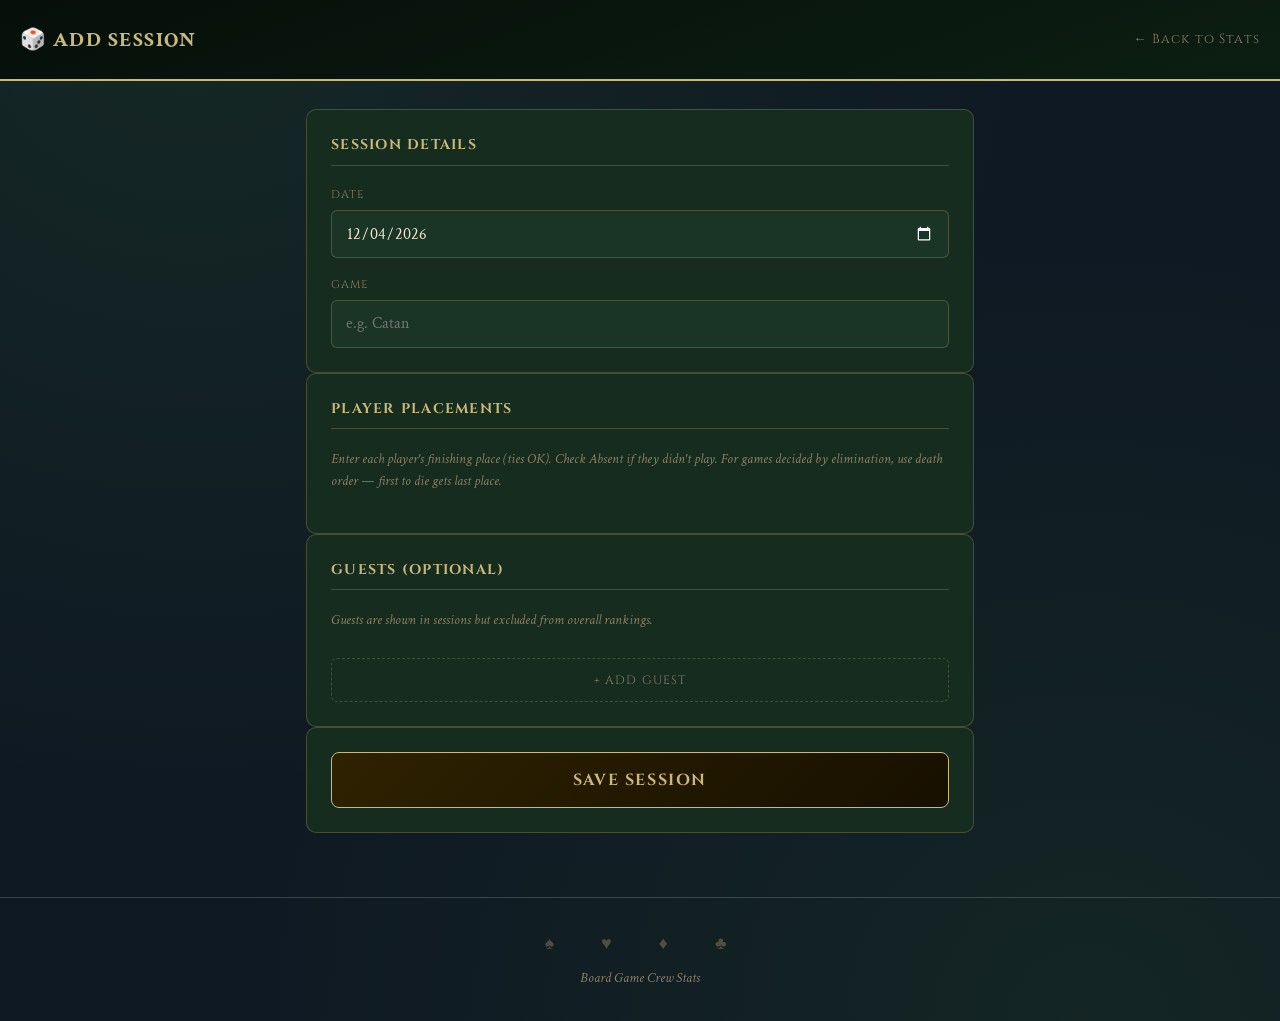
<file: admin.html>
<!DOCTYPE html>
<html lang="en">
<head>
  <meta charset="UTF-8">
  <meta name="viewport" content="width=device-width, initial-scale=1.0">
  <meta name="color-scheme" content="dark">
  <meta name="theme-color" content="#0f1923">
  <title>Admin — Board Game Crew Stats</title>
  <link rel="icon" href="data:image/svg+xml,<svg xmlns=%22http://www.w3.org/2000/svg%22 viewBox=%220 0 100 100%22><text y=%22.9em%22 font-size=%2290%22>🎲</text></svg>">
  <link rel="preconnect" href="https://fonts.googleapis.com">
  <link rel="preconnect" href="https://fonts.gstatic.com" crossorigin>
  <link href="https://fonts.googleapis.com/css2?family=Cinzel:wght@400;600;700;900&family=Crimson+Text:ital,wght@0,400;0,600;1,400&display=swap" rel="stylesheet">
  <link rel="stylesheet" href="css/style.css">
</head>
<body>

  <header class="admin-header">
    <div class="admin-title">🎲 Add Session</div>
    <a href="index.html" class="admin-home-link">← Back to Stats</a>
  </header>

  <main class="admin-main">

    <form id="session-form" novalidate>

      <!-- Session info -->
      <div class="admin-card">
        <div class="admin-card-title">Session Details</div>

        <div class="form-field">
          <label for="session-date">Date</label>
          <input type="date" id="session-date" class="form-input" required aria-required="true">
        </div>

        <div class="form-field">
          <label for="session-game">Game</label>
          <input
            type="text"
            id="session-game"
            class="form-input"
            placeholder="e.g. Catan"
            required
            aria-required="true"
            list="game-suggestions"
            autocomplete="off"
          >
          <datalist id="game-suggestions"></datalist>
        </div>
      </div>

      <!-- Player placements -->
      <div class="admin-card">
        <div class="admin-card-title">Player Placements</div>
        <p style="font-size:0.85rem;color:var(--muted);margin-bottom:1rem;font-style:italic;">
          Enter each player's finishing place (ties OK). Check Absent if they didn't play.
          For games decided by elimination, use death order — first to die gets last place.
        </p>
        <div id="player-rows"></div>
      </div>

      <!-- Guests -->
      <div class="admin-card">
        <div class="admin-card-title">Guests (optional)</div>
        <p style="font-size:0.85rem;color:var(--muted);margin-bottom:1rem;font-style:italic;">
          Guests are shown in sessions but excluded from overall rankings.
        </p>
        <div id="guest-entries" class="guest-entries"></div>
        <button type="button" id="btn-add-guest" class="btn-add-guest">+ Add Guest</button>
      </div>

      <!-- Submit -->
      <div class="admin-card">
        <button type="submit" id="btn-submit" class="btn-submit">Save Session</button>
        <div id="submit-status" class="status-msg" role="alert" aria-live="polite"></div>
      </div>

    </form>

  </main>

  <footer>
    <div class="footer-suits">♠ &nbsp; ♥ &nbsp; ♦ &nbsp; ♣</div>
    <p>Board Game Crew Stats</p>
  </footer>

  <script src="js/admin.js"></script>
</body>
</html>
</file>
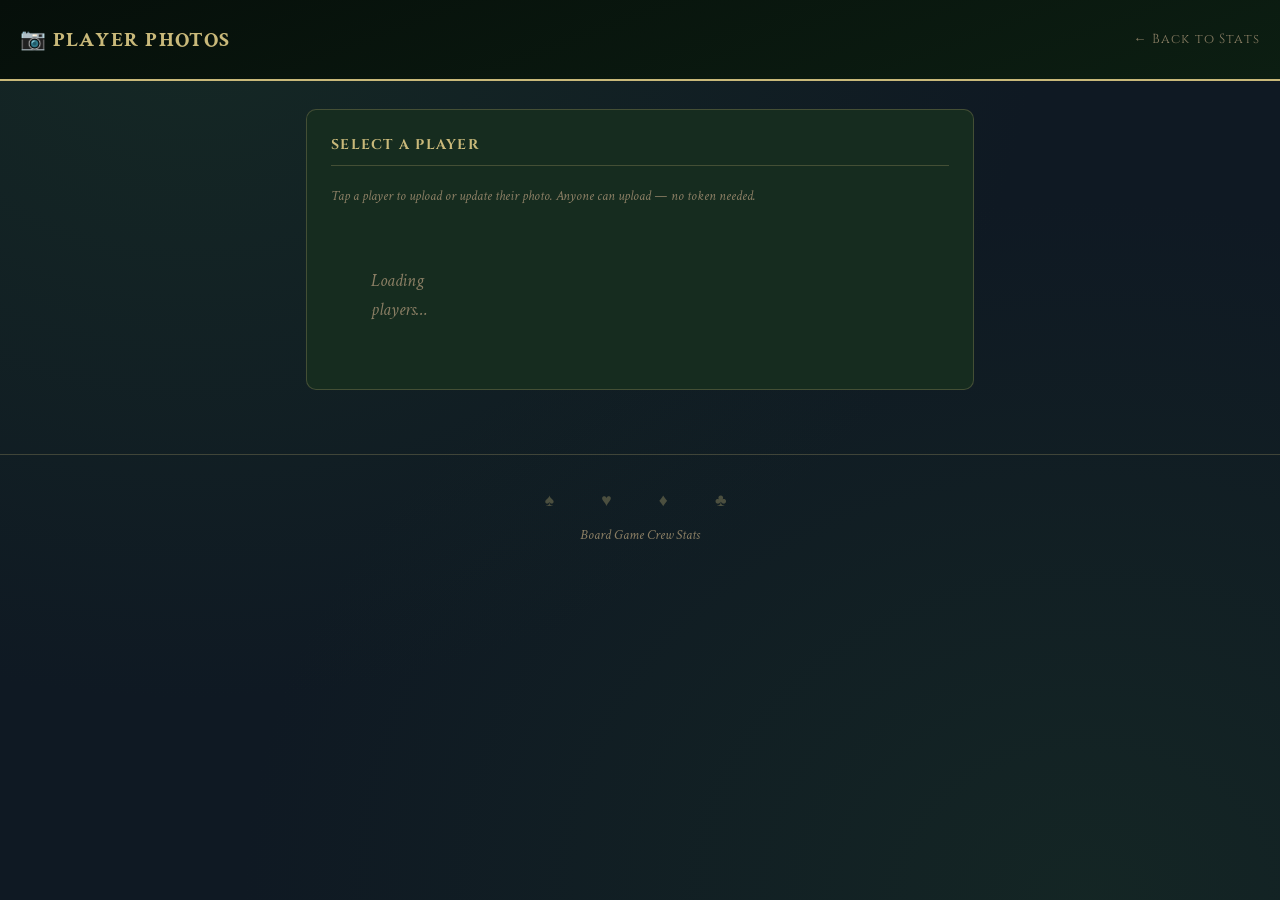
<file: photos.html>
<!DOCTYPE html>
<html lang="en">
<head>
  <meta charset="UTF-8">
  <meta name="viewport" content="width=device-width, initial-scale=1.0">
  <meta name="color-scheme" content="dark">
  <meta name="theme-color" content="#0f1923">
  <title>Player Photos — Board Game Crew Stats</title>
  <link rel="icon" href="data:image/svg+xml,<svg xmlns=%22http://www.w3.org/2000/svg%22 viewBox=%220 0 100 100%22><text y=%22.9em%22 font-size=%2290%22>🎲</text></svg>">
  <link rel="preconnect" href="https://fonts.googleapis.com">
  <link rel="preconnect" href="https://fonts.gstatic.com" crossorigin>
  <link href="https://fonts.googleapis.com/css2?family=Cinzel:wght@400;600;700;900&family=Crimson+Text:ital,wght@0,400;0,600;1,400&display=swap" rel="stylesheet">
  <link rel="stylesheet" href="css/style.css?v=20260523">
</head>
<body>

  <header class="admin-header">
    <div class="admin-title">📷 Player Photos</div>
    <a href="index.html" class="admin-home-link">← Back to Stats</a>
  </header>

  <main class="admin-main">

    <!-- Setup notice — shown if IMGBB_KEY is not configured -->
    <div id="setup-notice" class="admin-card" style="display:none">
      <div class="admin-card-title">⚙️ One-Time Setup Required</div>
      <p style="margin-bottom:1rem;line-height:1.8;">
        Photo uploading uses <strong style="color:var(--gold)">imgbb</strong> for free image hosting.
        A free API key is required — takes about 2 minutes to set up:
      </p>
      <ol style="padding-left:1.25rem;line-height:2;color:var(--muted);font-size:0.95rem;">
        <li>Go to <strong style="color:var(--text)">api.imgbb.com</strong> and create a free account</li>
        <li>Copy your API key from the dashboard</li>
        <li>Open <code style="background:rgba(255,255,255,0.07);padding:0.1rem 0.4rem;border-radius:3px">js/photos.js</code> and replace <code style="background:rgba(255,255,255,0.07);padding:0.1rem 0.4rem;border-radius:3px">YOUR_IMGBB_API_KEY</code> with your key</li>
        <li>Commit and push — done!</li>
      </ol>
    </div>

    <!-- Current photos grid -->
    <div class="admin-card">
      <div class="admin-card-title">Select a Player</div>
      <p style="font-size:0.85rem;color:var(--muted);font-style:italic;margin-bottom:1.25rem;">
        Tap a player to upload or update their photo. Anyone can upload — no token needed.
      </p>
      <div id="player-grid" class="photo-player-grid">
        <p class="empty-state">Loading players&hellip;</p>
      </div>
    </div>

    <!-- Upload card — hidden until player selected -->
    <div id="upload-card" class="admin-card" style="display:none">
      <div class="admin-card-title" id="upload-card-title">Upload Photo</div>

      <div class="photo-upload-area" id="upload-area" role="button" tabindex="0" aria-label="Choose photo">
        <div id="upload-placeholder" class="upload-placeholder">
          <span class="upload-icon">📁</span>
          <span>Tap to choose a photo</span>
          <span style="font-size:0.8rem;color:var(--muted)">JPG, PNG, GIF &mdash; max 5 MB</span>
        </div>
        <img id="upload-preview" class="upload-preview-img" style="display:none" alt="Preview">
        <input type="file" id="photo-input" accept="image/*" style="display:none" aria-label="Photo file">
      </div>

      <button type="button" id="btn-upload" class="btn-submit" style="margin-top:1rem" disabled>
        Upload &amp; Save Photo
      </button>
      <div id="upload-status" class="status-msg" role="alert" aria-live="polite"></div>
    </div>

  </main>

  <footer>
    <div class="footer-suits">♠ &nbsp; ♥ &nbsp; ♦ &nbsp; ♣</div>
    <p>Board Game Crew Stats</p>
  </footer>

  <script src="js/photos.js?v=20260523"></script>
</body>
</html>
</file>
<file: css/style.css>
/* ==========================================
   BASE
   ========================================== */
*, *::before, *::after { box-sizing: border-box; margin: 0; padding: 0; }

:root {
  --bg:        #0f1923;
  --surface:   #162c1f;
  --surface2:  #1a3526;
  --border:    rgba(201, 185, 122, 0.25);
  --gold:      #c9b97a;
  --text:      #f0e6d3;
  --muted:     #8a7e64;
  --guest:     #e8a95c;
  --success:   #4caf82;
  --error:     #e05454;
  --info:      #5b9bd5;
  --rank1:     #f0d060;
  --rank2:     #b8c0cc;
  --rank3:     #c4884a;
}

html { scroll-behavior: smooth; scroll-padding-top: 4rem; }

body {
  background-color: var(--bg);
  background-image:
    radial-gradient(ellipse at 15% 0%,   rgba(26,53,38,0.55) 0%, transparent 55%),
    radial-gradient(ellipse at 85% 100%, rgba(26,53,38,0.45) 0%, transparent 55%);
  color: var(--text);
  font-family: 'Crimson Text', Georgia, serif;
  font-size: 18px;
  line-height: 1.6;
  min-height: 100vh;
}

h1, h2, h3, .cinzel { font-family: 'Cinzel', 'Times New Roman', serif; }

/* ==========================================
   SITE HEADER
   ========================================== */
.site-header {
  background: linear-gradient(160deg, #060f0a 0%, #0c1e12 45%, #060f0a 100%);
  border-bottom: 2px solid var(--gold);
  padding: 1.75rem 1rem 2.25rem;
  text-align: center;
  position: relative;
  overflow: hidden;
}

.header-suits-top,
.header-suits-bottom {
  position: absolute;
  left: 50%;
  transform: translateX(-50%);
  font-size: 0.85rem;
  letter-spacing: 0.7rem;
  color: var(--gold);
  opacity: 0.28;
  white-space: nowrap;
}
.header-suits-top    { top: 0.5rem; }
.header-suits-bottom { bottom: 0.5rem; }

.header-trophy {
  font-size: 3.5rem;
  line-height: 1;
  margin-bottom: 0.5rem;
  filter: drop-shadow(0 0 18px rgba(240,208,96,0.55));
}

.site-header h1 {
  font-size: clamp(1.5rem, 5vw, 3rem);
  font-weight: 900;
  color: var(--gold);
  text-shadow: 0 0 28px rgba(201,185,122,0.4), 0 2px 6px rgba(0,0,0,0.9);
  letter-spacing: 0.05em;
  text-transform: uppercase;
  line-height: 1.1;
}

.header-sub {
  margin-top: 0.5rem;
  font-style: italic;
  color: var(--muted);
  font-size: 0.98rem;
  letter-spacing: 0.12em;
}

/* ==========================================
   NAV
   ========================================== */
.site-nav {
  background: #080f0b;
  border-bottom: 1px solid var(--border);
  display: flex;
  justify-content: center;
  flex-wrap: wrap;
  position: sticky;
  top: 0;
  z-index: 200;
}

.site-nav a {
  color: var(--muted);
  text-decoration: none;
  font-family: 'Cinzel', serif;
  font-size: 0.75rem;
  letter-spacing: 0.14em;
  text-transform: uppercase;
  padding: 0.9rem 1.1rem;
  display: block;
  border-bottom: 2px solid transparent;
  transition: color 0.2s, border-color 0.2s, background 0.2s;
  min-height: 44px;
}

.site-nav a:hover {
  color: var(--gold);
  border-bottom-color: var(--gold);
  background: rgba(201,185,122,0.05);
}

/* ==========================================
   MAIN LAYOUT
   ========================================== */
main {
  max-width: 1100px;
  margin: 0 auto;
  padding: 2rem 1rem 4rem;
  display: flex;
  flex-direction: column;
  gap: 2.5rem;
}

/* ==========================================
   SECTION CARD
   ========================================== */
.section-card {
  background: var(--surface);
  border: 1px solid var(--border);
  border-radius: 10px;
  padding: 2rem 2rem 2.5rem;
  position: relative;
}


.section-title {
  font-size: clamp(1.05rem, 2.5vw, 1.55rem);
  font-weight: 700;
  color: var(--gold);
  text-transform: uppercase;
  letter-spacing: 0.09em;
  text-align: center;
  margin-bottom: 0.35rem;
}

.section-title::after {
  content: '';
  display: block;
  height: 1px;
  background: linear-gradient(90deg, transparent, var(--gold), transparent);
  margin-top: 0.5rem;
  opacity: 0.4;
}

.section-desc {
  text-align: center;
  color: var(--muted);
  font-style: italic;
  font-size: 0.92rem;
  margin-top: 0.3rem;
  margin-bottom: 2rem;
}

/* ==========================================
   PODIUM
   ========================================== */
.podium-wrap {
  display: flex;
  align-items: flex-end;
  justify-content: center;
  gap: 6px;
  padding-top: 2rem;
  min-height: 270px;
}

.podium-item {
  flex: 1;
  max-width: 210px;
  display: flex;
  flex-direction: column;
  align-items: center;
}

.podium-info {
  display: flex;
  flex-direction: column;
  align-items: center;
  gap: 0.45rem;
  margin-bottom: 0.75rem;
  animation: fadeUp 0.5s ease both;
}

.podium-rank-2 .podium-info { animation-delay: 0.05s; }
.podium-rank-1 .podium-info { animation-delay: 0.2s;  }
.podium-rank-3 .podium-info { animation-delay: 0.1s;  }

@keyframes fadeUp {
  from { opacity: 0; transform: translateY(18px); }
  to   { opacity: 1; transform: translateY(0); }
}

.podium-player-name {
  font-family: 'Cinzel', serif;
  font-weight: 600;
  font-size: 0.98rem;
  color: var(--text);
  text-align: center;
}

.podium-rank-1 .podium-player-name {
  font-size: 1.15rem;
  color: var(--rank1);
}

.podium-avatar {
  width: 68px;
  height: 68px;
  border-radius: 50%;
  overflow: hidden;
  border: 3px solid var(--border);
  background: var(--surface2);
  display: flex;
  align-items: center;
  justify-content: center;
  font-family: 'Cinzel', serif;
  font-size: 1.6rem;
  font-weight: 700;
  flex-shrink: 0;
}

.podium-rank-1 .podium-avatar {
  width: 84px;
  height: 84px;
  font-size: 2rem;
  box-shadow: 0 0 20px rgba(240,208,96,0.28);
}

.podium-rank-2 .podium-avatar { border-color: var(--rank2); }
.podium-rank-3 .podium-avatar { border-color: var(--rank3); }
.podium-rank-1 .podium-avatar { border-color: var(--rank1); }

.podium-avatar img { width: 100%; height: 100%; object-fit: cover; }

.podium-avg {
  font-size: 0.8rem;
  color: var(--muted);
  font-style: italic;
}
.podium-rank-1 .podium-avg { color: var(--gold); }

.podium-block {
  width: 100%;
  border-radius: 6px 6px 0 0;
  display: flex;
  flex-direction: column;
  align-items: center;
  justify-content: center;
  gap: 4px;
  padding: 0.5rem 0.25rem;
}

.podium-rank-1 .podium-block {
  background: linear-gradient(180deg, #2e2200 0%, #181000 100%);
  border: 1px solid var(--rank1);
  border-bottom: none;
}
.podium-rank-2 .podium-block {
  background: linear-gradient(180deg, #1e2430 0%, #111820 100%);
  border: 1px solid var(--rank2);
  border-bottom: none;
}
.podium-rank-3 .podium-block {
  background: linear-gradient(180deg, #261600 0%, #150c00 100%);
  border: 1px solid var(--rank3);
  border-bottom: none;
}

.podium-medal { font-size: 1.5rem; }

.podium-num {
  font-family: 'Cinzel', serif;
  font-weight: 900;
  font-size: 1rem;
}
.podium-rank-1 .podium-num { color: var(--rank1); }
.podium-rank-2 .podium-num { color: var(--rank2); }
.podium-rank-3 .podium-num { color: var(--rank3); }

/* ==========================================
   RANKINGS TABLE
   ========================================== */
.table-scroll { overflow-x: auto; margin-top: 0.5rem; }

.rankings-table {
  width: 100%;
  border-collapse: collapse;
  font-size: 1rem;
}

.rankings-table th {
  font-family: 'Cinzel', serif;
  font-size: 0.7rem;
  text-transform: uppercase;
  letter-spacing: 0.1em;
  color: var(--gold);
  padding: 0.6rem 1rem;
  text-align: left;
  border-bottom: 1px solid var(--border);
  white-space: nowrap;
}

.rankings-table td {
  padding: 0.7rem 1rem;
  border-bottom: 1px solid rgba(201,185,122,0.08);
  white-space: nowrap;
}

.rank-row:last-child td { border-bottom: none; }
.rank-row:hover { background: rgba(201,185,122,0.04); }

.rank-tier-1 { background: rgba(240,208,96,0.05); }
.rank-tier-2 { background: rgba(184,192,204,0.03); }
.rank-tier-3 { background: rgba(196,136,74,0.04); }

.td-rank { font-size: 1.2rem; min-width: 48px; }

.td-player {
  display: flex;
  align-items: center;
  gap: 0.6rem;
  font-weight: 600;
}

.player-dot {
  width: 10px;
  height: 10px;
  border-radius: 50%;
  display: inline-block;
  flex-shrink: 0;
}

.td-avg    { font-family: 'Cinzel', serif; color: var(--gold); font-weight: 600; }
.td-firsts { color: #6ec99a; font-family: 'Cinzel', serif; }
.td-lasts  { color: #c97070; font-family: 'Cinzel', serif; }

/* Sortable headers */
th.sortable {
  cursor: pointer;
  user-select: none;
  white-space: nowrap;
  transition: color 0.15s;
}
th.sortable:hover { color: var(--text); }
th.sortable::after { content: ' ⇅'; opacity: 0.3; font-size: 0.8em; }
th.sort-asc::after  { content: ' ↑'; opacity: 1; color: var(--gold); }
th.sort-desc::after { content: ' ↓'; opacity: 1; color: var(--gold); }

/* Podium name+avatar link */
.podium-link {
  display: flex;
  flex-direction: column;
  align-items: center;
  gap: 0.45rem;
  text-decoration: none;
  color: inherit;
  cursor: pointer;
}
.podium-link:hover .podium-player-name { color: var(--gold); }
.podium-link:hover .podium-avatar { box-shadow: 0 0 10px rgba(201,185,122,0.4); }

.podium-item-tied { max-width: 320px; }

.podium-info-tied {
  flex-direction: row;
  flex-wrap: wrap;
  justify-content: center;
  gap: 0.75rem;
}

.podium-tied-player {
  display: flex;
  flex-direction: column;
  align-items: center;
  gap: 0.45rem;
}

/* Player name link in rankings */
.player-photo-link {
  color: inherit;
  text-decoration: none;
  transition: color 0.15s;
}
.player-photo-link:hover { color: var(--gold); text-decoration: underline; text-underline-offset: 3px; }

/* Chart pan controls */
.chart-pan-controls {
  display: flex;
  align-items: center;
  justify-content: center;
  gap: 0.75rem;
  margin-top: 0.75rem;
}

.chart-arrow {
  background: rgba(201,185,122,0.08);
  border: 1px solid rgba(201,185,122,0.25);
  color: var(--gold);
  font-size: 1.6rem;
  line-height: 1;
  width: 36px;
  height: 36px;
  border-radius: 6px;
  cursor: pointer;
  display: flex;
  align-items: center;
  justify-content: center;
  transition: opacity 0.25s, background 0.2s;
  padding: 0;
  flex-shrink: 0;
  user-select: none;
}
.chart-arrow:not(:disabled):hover { background: rgba(201,185,122,0.22); }
.chart-arrow:disabled { cursor: default; }

.chart-pan-hint {
  text-align: center;
  font-size: 0.8rem;
  color: var(--muted);
  font-style: italic;
  margin: 0;
  flex: 1;
}

/* ==========================================
   CHART
   ========================================== */
.chart-wrap { position: relative; padding: 0.5rem 0; height: 420px; }

@media (max-width: 600px) {
  .chart-wrap { height: 360px; }
}

/* Sessions section header row */
.section-title-row {
  display: flex;
  align-items: center;
  justify-content: space-between;
  margin-bottom: 0.35rem;
  padding-bottom: 0.5rem;
  border-bottom: 1px solid rgba(201,185,122,0.18);
}

.section-title-row .section-title {
  margin-bottom: 0;
}
.section-title-row .section-title::after { display: none; }

.btn-add-session {
  flex-shrink: 0;
  width: 32px;
  height: 32px;
  border-radius: 50%;
  border: 1.5px solid rgba(201,185,122,0.5);
  color: var(--gold);
  text-decoration: none;
  font-size: 1.4rem;
  line-height: 1;
  display: flex;
  align-items: center;
  justify-content: center;
  transition: background 0.2s, border-color 0.2s;
}
.btn-add-session:hover {
  background: rgba(201,185,122,0.1);
  border-color: var(--gold);
}

/* Edit button on session cards */
.btn-edit-session {
  font-family: 'Cinzel', serif;
  font-size: 0.62rem;
  text-transform: uppercase;
  letter-spacing: 0.08em;
  color: var(--muted);
  text-decoration: none;
  border: 1px solid var(--border);
  border-radius: 4px;
  padding: 0.28rem 0.6rem;
  white-space: nowrap;
  transition: color 0.2s, border-color 0.2s;
  flex-shrink: 0;
  align-self: flex-start;
}
.btn-edit-session:hover { color: var(--gold); border-color: rgba(201,185,122,0.5); }

/* ==========================================
   SESSIONS GRID
   ========================================== */
.sessions-grid {
  display: grid;
  grid-template-columns: repeat(auto-fill, minmax(290px, 1fr));
  gap: 1.25rem;
  margin-top: 0.5rem;
}

.session-card {
  position: relative;
  background: rgba(0,0,0,0.22);
  border: 1px solid var(--border);
  border-radius: 8px;
  overflow: hidden;
  transition: border-color 0.2s;
}

.session-card::before {
  content: '';
  position: absolute;
  inset: 0;
  background: var(--game-bg) center / cover no-repeat;
  opacity: 0.07;
  pointer-events: none;
  border-radius: inherit;
}

.session-game-thumb {
  width: 52px;
  height: 52px;
  object-fit: cover;
  border-radius: 5px;
  border: 1px solid rgba(201,185,122,0.25);
  flex-shrink: 0;
  margin-right: 0.4rem;
}

.session-card:hover { border-color: rgba(201,185,122,0.5); }

.session-head {
  background: rgba(201,185,122,0.07);
  padding: 0.8rem;
  border-bottom: 1px solid var(--border);
  display: flex;
  align-items: center;
  justify-content: space-between;
  gap: 0.75rem;
}

.session-game {
  font-family: 'Cinzel', serif;
  font-weight: 600;
  color: var(--gold);
  font-size: 1rem;
  display: flex;
  align-items: center;
  gap: 0.4rem;
}

.session-date {
  font-size: 0.8rem;
  color: var(--muted);
  font-style: italic;
  margin-top: 0.2rem;
}

.session-table {
  width: 100%;
  border-collapse: collapse;
}

.session-table td {
  padding: 0.52rem 1.1rem;
  border-bottom: 1px solid rgba(201,185,122,0.05);
}

.session-table tr:last-child td { border-bottom: none; }

.td-place { font-size: 1rem; width: 48px; }

.td-name {
  display: flex;
  align-items: center;
  gap: 0.5rem;
}

.guest-row td  { color: var(--guest); font-style: italic; }
.absent-row td { color: var(--muted); opacity: 0.5; font-style: italic; }

.guest-badge {
  font-family: 'Cinzel', serif;
  font-size: 0.58rem;
  font-weight: 600;
  letter-spacing: 0.06em;
  border: 1px solid rgba(232,169,92,0.45);
  color: var(--guest);
  padding: 0.1rem 0.35rem;
  border-radius: 3px;
  text-transform: uppercase;
  flex-shrink: 0;
}

/* ==========================================
   FOOTER
   ========================================== */
footer {
  text-align: center;
  padding: 2rem 1rem;
  color: var(--muted);
  font-style: italic;
  font-size: 0.9rem;
  border-top: 1px solid var(--border);
}

.footer-suits {
  font-size: 1.1rem;
  color: var(--gold);
  opacity: 0.32;
  letter-spacing: 0.55rem;
  margin-bottom: 0.5rem;
}

.bgg-attribution {
  display: inline-block;
  margin-top: 1rem;
  opacity: 0.7;
  transition: opacity 0.15s;
}

.bgg-attribution:hover { opacity: 1; }

.bgg-attribution img {
  height: 40px;
  width: auto;
  display: block;
}

/* ==========================================
   ADMIN — HEADER
   ========================================== */
.local-env-banner {
  background: rgba(240, 180, 50, 0.12);
  border: 1px solid rgba(240, 180, 50, 0.4);
  border-radius: 6px;
  color: #f0b432;
  font-size: 0.8rem;
  font-family: 'Cinzel', serif;
  letter-spacing: 0.05em;
  padding: 0.5rem 0.9rem;
  margin-bottom: 1rem;
  text-align: center;
}

.admin-header {
  background: linear-gradient(160deg, #060f0a 0%, #0c1e12 100%);
  border-bottom: 2px solid var(--gold);
  padding: 1.1rem 1.25rem;
  display: flex;
  align-items: center;
  justify-content: space-between;
  gap: 1rem;
  flex-wrap: wrap;
}

.admin-title {
  font-size: clamp(0.95rem, 3vw, 1.3rem);
  color: var(--gold);
  font-weight: 700;
  text-transform: uppercase;
  letter-spacing: 0.07em;
  display: flex;
  align-items: center;
  gap: 0.5rem;
}

.admin-home-link {
  color: var(--muted);
  text-decoration: none;
  font-size: 0.82rem;
  font-family: 'Cinzel', serif;
  letter-spacing: 0.09em;
  transition: color 0.2s;
  display: flex;
  align-items: center;
  gap: 0.3rem;
  min-height: 44px;
}
.admin-home-link:hover { color: var(--gold); }

/* ==========================================
   ADMIN — AUTH BAR
   ========================================== */
.auth-bar {
  background: var(--surface);
  border-bottom: 1px solid var(--border);
  padding: 0.7rem 1.25rem;
  display: flex;
  align-items: center;
  gap: 0.75rem;
  flex-wrap: wrap;
  font-size: 0.88rem;
  min-height: 54px;
}

.auth-label {
  color: var(--muted);
  font-family: 'Cinzel', serif;
  font-size: 0.7rem;
  text-transform: uppercase;
  letter-spacing: 0.09em;
  white-space: nowrap;
}

.connected-status {
  color: var(--success);
  font-weight: 600;
  font-family: 'Cinzel', serif;
  font-size: 0.82rem;
  display: flex;
  align-items: center;
  gap: 0.5rem;
}

.btn-link {
  background: none;
  border: none;
  color: var(--muted);
  cursor: pointer;
  font-size: 0.85rem;
  text-decoration: underline;
  padding: 0;
  font-family: inherit;
  transition: color 0.2s;
}
.btn-link:hover { color: var(--error); }

.pat-input-wrap {
  display: flex;
  align-items: center;
  gap: 0.5rem;
  flex: 1;
  flex-wrap: wrap;
}

.pat-input {
  flex: 1;
  min-width: 180px;
  background: var(--surface2);
  border: 1px solid var(--border);
  border-radius: 6px;
  color: var(--text);
  font-family: monospace;
  font-size: 0.88rem;
  padding: 0.5rem 0.8rem;
  min-height: 44px;
}
.pat-input:focus { outline: none; border-color: var(--gold); }

.btn-save-pat {
  background: none;
  border: 1px solid var(--gold);
  border-radius: 6px;
  color: var(--gold);
  cursor: pointer;
  font-family: 'Cinzel', serif;
  font-size: 0.72rem;
  letter-spacing: 0.08em;
  text-transform: uppercase;
  padding: 0.5rem 1rem;
  min-height: 44px;
  white-space: nowrap;
  transition: background 0.2s;
}
.btn-save-pat:hover { background: rgba(201,185,122,0.08); }

/* ==========================================
   ADMIN — MAIN FORM
   ========================================== */
.admin-main {
  max-width: 700px;
  margin: 0 auto;
  padding: 1.75rem 1rem 4rem;
  display: flex;
  flex-direction: column;
  gap: 1.5rem;
}

.admin-card {
  background: var(--surface);
  border: 1px solid var(--border);
  border-radius: 10px;
  padding: 1.5rem;
}

.admin-card-title {
  font-family: 'Cinzel', serif;
  font-size: 0.88rem;
  color: var(--gold);
  font-weight: 700;
  text-transform: uppercase;
  letter-spacing: 0.09em;
  margin-bottom: 1.25rem;
  padding-bottom: 0.5rem;
  border-bottom: 1px solid var(--border);
}

.form-field { margin-bottom: 1.1rem; }
.form-field:last-child { margin-bottom: 0; }

.form-field label {
  display: block;
  font-family: 'Cinzel', serif;
  font-size: 0.7rem;
  text-transform: uppercase;
  letter-spacing: 0.1em;
  color: var(--muted);
  margin-bottom: 0.4rem;
}

.form-input {
  width: 100%;
  background: var(--surface2);
  border: 1px solid var(--border);
  border-radius: 6px;
  color: var(--text);
  font-family: inherit;
  font-size: 1rem;
  padding: 0.65rem 0.9rem;
  min-height: 48px;
  transition: border-color 0.2s;
  -webkit-appearance: none;
}
.form-input:focus { outline: none; border-color: var(--gold); }

/* BGG game search */
.bgg-game-field {
  position: relative;
}

.bgg-dropdown {
  position: absolute;
  top: calc(100% + 4px);
  left: 0;
  right: 0;
  z-index: 200;
  background: var(--surface2);
  border: 1px solid var(--border);
  border-radius: 6px;
  overflow-y: auto;
  max-height: 280px;
  box-shadow: 0 8px 24px rgba(0,0,0,0.5);
}

.bgg-result {
  padding: 0.55rem 0.9rem;
  cursor: pointer;
  display: flex;
  align-items: baseline;
  gap: 0.5rem;
  border-bottom: 1px solid rgba(201,185,122,0.08);
}
.bgg-result:last-child { border-bottom: none; }
.bgg-result:hover { background: rgba(201,185,122,0.1); }

.bgg-result-name {
  font-family: 'Cinzel', serif;
  font-size: 0.85rem;
  color: var(--text);
}

.bgg-year {
  font-size: 0.78rem;
  color: var(--muted);
  font-style: italic;
  flex-shrink: 0;
}

.game-image-preview {
  display: flex;
  align-items: center;
  gap: 0.75rem;
  margin-top: 0.6rem;
}
.game-image-preview[hidden] { display: none; }

.game-image-preview img {
  width: 56px;
  height: 56px;
  object-fit: cover;
  border-radius: 5px;
  border: 1px solid var(--border);
}

.btn-clear-image {
  background: none;
  border: 1px solid rgba(201,185,122,0.3);
  color: var(--muted);
  border-radius: 50%;
  width: 24px;
  height: 24px;
  font-size: 0.8rem;
  cursor: pointer;
  display: flex;
  align-items: center;
  justify-content: center;
  transition: border-color 0.2s, color 0.2s;
}
.btn-clear-image:hover { border-color: var(--gold); color: var(--gold); }

/* Player placement rows */
.player-placement-row {
  display: flex;
  align-items: center;
  gap: 0.75rem;
  padding: 0.65rem 0;
  border-bottom: 1px solid rgba(201,185,122,0.07);
}
.player-placement-row:last-child { border-bottom: none; }

.player-placement-name {
  flex: 1;
  display: flex;
  align-items: center;
  gap: 0.5rem;
  font-weight: 600;
  font-size: 0.98rem;
}

.place-input {
  width: 68px;
  background: var(--surface2);
  border: 1px solid var(--border);
  border-radius: 6px;
  color: var(--text);
  font-family: 'Cinzel', serif;
  font-size: 1rem;
  padding: 0.5rem;
  min-height: 44px;
  text-align: center;
  -webkit-appearance: none;
  -moz-appearance: textfield;
  transition: border-color 0.2s;
}
.place-input::-webkit-inner-spin-button,
.place-input::-webkit-outer-spin-button { opacity: 1; }
.place-input:focus { outline: none; border-color: var(--gold); }
.place-input:disabled { opacity: 0.3; }

.absent-label {
  display: flex;
  align-items: center;
  gap: 0.4rem;
  font-size: 0.82rem;
  color: var(--muted);
  cursor: pointer;
  white-space: nowrap;
  min-height: 44px;
  user-select: none;
}
.absent-label input[type="checkbox"] {
  width: 18px;
  height: 18px;
  cursor: pointer;
  accent-color: var(--gold);
}

/* Guests */
.guest-entries { display: flex; flex-direction: column; gap: 0.6rem; }

.guest-entry {
  display: flex;
  align-items: center;
  gap: 0.6rem;
}

.guest-name-input {
  flex: 1;
  background: var(--surface2);
  border: 1px solid var(--border);
  border-radius: 6px;
  color: var(--text);
  font-family: inherit;
  font-size: 0.95rem;
  padding: 0.55rem 0.8rem;
  min-height: 44px;
  transition: border-color 0.2s;
}
.guest-name-input:focus { outline: none; border-color: var(--gold); }

.guest-place-input {
  width: 68px;
  background: var(--surface2);
  border: 1px solid var(--border);
  border-radius: 6px;
  color: var(--text);
  font-family: 'Cinzel', serif;
  font-size: 1rem;
  padding: 0.5rem;
  min-height: 44px;
  text-align: center;
  -webkit-appearance: none;
  -moz-appearance: textfield;
  transition: border-color 0.2s;
}
.guest-place-input:focus { outline: none; border-color: var(--gold); }

.btn-remove-guest {
  background: none;
  border: 1px solid rgba(224,84,84,0.38);
  border-radius: 6px;
  color: var(--error);
  cursor: pointer;
  width: 44px;
  height: 44px;
  font-size: 1.1rem;
  display: flex;
  align-items: center;
  justify-content: center;
  flex-shrink: 0;
  transition: background 0.2s;
}
.btn-remove-guest:hover { background: rgba(224,84,84,0.1); }

.btn-add-guest {
  width: 100%;
  background: none;
  border: 1px dashed var(--border);
  border-radius: 6px;
  color: var(--muted);
  cursor: pointer;
  padding: 0.6rem;
  font-family: 'Cinzel', serif;
  font-size: 0.75rem;
  letter-spacing: 0.09em;
  text-transform: uppercase;
  min-height: 44px;
  transition: color 0.2s, border-color 0.2s;
  margin-top: 0.6rem;
}
.btn-add-guest:hover { color: var(--gold); border-color: var(--gold); }

/* Submit */
.btn-submit {
  width: 100%;
  background: linear-gradient(135deg, #2e2200 0%, #181000 100%);
  border: 1px solid var(--gold);
  border-radius: 8px;
  color: var(--gold);
  cursor: pointer;
  font-family: 'Cinzel', serif;
  font-size: 1rem;
  font-weight: 700;
  letter-spacing: 0.1em;
  text-transform: uppercase;
  padding: 0.9rem;
  min-height: 56px;
  transition: background 0.2s, box-shadow 0.2s;
}
.btn-submit:hover:not(:disabled) {
  background: linear-gradient(135deg, #3d2f00 0%, #241800 100%);
  box-shadow: 0 0 14px rgba(201,185,122,0.22);
}
.btn-submit:disabled { opacity: 0.45; cursor: not-allowed; }

.status-msg {
  margin-top: 0.75rem;
  padding: 0.65rem 0.9rem;
  border-radius: 6px;
  font-size: 0.9rem;
  min-height: 2.4rem;
  display: none;
}
.status-msg.visible { display: block; }
.status-success { background: rgba(76,175,130,0.12); color: var(--success); border: 1px solid rgba(76,175,130,0.3); }
.status-error   { background: rgba(224,84,84,0.1);   color: var(--error);   border: 1px solid rgba(224,84,84,0.3); }
.status-info    { background: rgba(91,155,213,0.1);  color: var(--info);    border: 1px solid rgba(91,155,213,0.3); }

/* Delete section */
.delete-card {
  border-color: rgba(224,84,84,0.25);
}

.btn-delete {
  width: 100%;
  background: none;
  border: 1px solid rgba(224,84,84,0.4);
  border-radius: 8px;
  color: var(--error);
  cursor: pointer;
  font-family: 'Cinzel', serif;
  font-size: 0.85rem;
  font-weight: 600;
  letter-spacing: 0.08em;
  text-transform: uppercase;
  padding: 0.75rem;
  min-height: 48px;
  transition: background 0.2s;
}
.btn-delete:hover { background: rgba(224,84,84,0.08); }

.delete-confirm-text {
  text-align: center;
  color: var(--error);
  font-style: italic;
  font-size: 0.9rem;
  margin-bottom: 0.85rem;
}

.delete-confirm-actions {
  display: flex;
  gap: 0.75rem;
}

.btn-cancel-delete {
  flex: 1;
  background: none;
  border: 1px solid var(--border);
  border-radius: 8px;
  color: var(--muted);
  cursor: pointer;
  font-family: 'Cinzel', serif;
  font-size: 0.8rem;
  letter-spacing: 0.07em;
  text-transform: uppercase;
  padding: 0.7rem;
  min-height: 48px;
  transition: background 0.2s;
}
.btn-cancel-delete:hover { background: rgba(201,185,122,0.05); color: var(--text); }

.btn-confirm-delete {
  flex: 1;
  background: rgba(224,84,84,0.1);
  border: 1px solid rgba(224,84,84,0.5);
  border-radius: 8px;
  color: var(--error);
  cursor: pointer;
  font-family: 'Cinzel', serif;
  font-size: 0.8rem;
  font-weight: 700;
  letter-spacing: 0.07em;
  text-transform: uppercase;
  padding: 0.7rem;
  min-height: 48px;
  transition: background 0.2s;
}
.btn-confirm-delete:hover:not(:disabled) { background: rgba(224,84,84,0.2); }
.btn-confirm-delete:disabled { opacity: 0.45; cursor: not-allowed; }

/* ==========================================
   PHOTOS PAGE
   ========================================== */
.photo-player-grid {
  display: grid;
  grid-template-columns: repeat(auto-fill, minmax(110px, 1fr));
  gap: 0.9rem;
}

.photo-player-card {
  display: flex;
  flex-direction: column;
  align-items: center;
  gap: 0.45rem;
  padding: 0.85rem 0.5rem;
  border: 1px solid var(--border);
  border-radius: 10px;
  background: rgba(0,0,0,0.18);
  cursor: pointer;
  transition: border-color 0.2s, background 0.2s;
  font-family: inherit;
  color: inherit;
  width: 100%;
}

.photo-player-card:hover  { border-color: rgba(201,185,122,0.55); background: rgba(201,185,122,0.04); }
.photo-player-card.selected { border-color: var(--gold); background: rgba(201,185,122,0.07); }

.mini-avatar {
  width: 62px;
  height: 62px;
  border-radius: 50%;
  overflow: hidden;
  border: 2px solid var(--border);
  background: var(--surface2);
  display: flex;
  align-items: center;
  justify-content: center;
  font-family: 'Cinzel', serif;
  font-size: 1.4rem;
  font-weight: 700;
  flex-shrink: 0;
}

.mini-avatar img { width: 100%; height: 100%; object-fit: cover; }

.photo-player-name {
  font-size: 0.88rem;
  font-weight: 600;
  text-align: center;
}

.photo-status-dot {
  font-size: 0.68rem;
  letter-spacing: 0.02em;
  font-family: 'Cinzel', serif;
  text-transform: uppercase;
}
.photo-status-dot.has-photo { color: var(--success); }
.photo-status-dot.no-photo  { color: var(--muted); }

/* Upload area */
.photo-upload-area {
  border: 2px dashed var(--border);
  border-radius: 10px;
  min-height: 180px;
  display: flex;
  align-items: center;
  justify-content: center;
  cursor: pointer;
  transition: border-color 0.2s, background 0.2s;
  overflow: hidden;
  position: relative;
}

.photo-upload-area:hover,
.photo-upload-area.drag-over {
  border-color: var(--gold);
  background: rgba(201,185,122,0.04);
}

.upload-placeholder {
  display: flex;
  flex-direction: column;
  align-items: center;
  gap: 0.4rem;
  color: var(--muted);
  font-style: italic;
  text-align: center;
  padding: 2rem;
  pointer-events: none;
}

.upload-icon { font-size: 2rem; font-style: normal; }

.upload-preview-img {
  width: 100%;
  max-height: 300px;
  object-fit: contain;
  display: block;
}

/* ==========================================
   UTILITIES
   ========================================== */
.empty-state {
  text-align: center;
  color: var(--muted);
  font-style: italic;
  padding: 2.5rem;
  width: 100%;
}

.error-state {
  text-align: center;
  color: var(--error);
  padding: 3rem 1rem;
  line-height: 2;
}

.error-state code {
  background: rgba(224,84,84,0.1);
  padding: 0.15rem 0.4rem;
  border-radius: 3px;
  font-size: 0.85rem;
}

/* ==========================================
   RESPONSIVE
   ========================================== */
@media (max-width: 640px) {
  main         { padding: 1.25rem 0.75rem 3rem; gap: 1.75rem; }
  .admin-main  { padding: 1.25rem 0.75rem 3rem; }
  .section-card { padding: 1.25rem 0.9rem 1.75rem; }
  .admin-card   { padding: 1.1rem; }

  .podium-avatar       { width: 54px; height: 54px; font-size: 1.3rem; }
  .podium-rank-1 .podium-avatar { width: 66px; height: 66px; font-size: 1.5rem; }
  .podium-player-name  { font-size: 0.82rem; }

  .sessions-grid { grid-template-columns: 1fr; }

  .rankings-table { font-size: 0.82rem; }
  .rankings-table th { padding: 0.5rem 0.4rem; }
  .rankings-table td { padding: 0.6rem 0.4rem; }
  .td-rank { min-width: 32px; }
  .td-player { gap: 0.35rem; }
}

@media (max-width: 380px) {
  .podium-wrap { gap: 2px; }
  .podium-player-name { font-size: 0.72rem; }
  .podium-avg { display: none; }

  .site-nav a { padding: 0.75rem 0.65rem; font-size: 0.68rem; }
}

/* ── Round tabs (admin form) ─────────────────────────────────────────────────── */

.round-tabs-bar {
  display: flex;
  gap: 0.35rem;
  flex-wrap: wrap;
  margin-bottom: 1rem;
  border-bottom: 1px solid rgba(201,185,122,0.15);
  padding-bottom: 0;
}

.round-tab {
  display: flex;
  align-items: center;
  gap: 0.45rem;
  background: none;
  border: 1px solid var(--border);
  border-bottom: none;
  border-radius: 6px 6px 0 0;
  color: var(--muted);
  cursor: pointer;
  font-family: 'Cinzel', serif;
  font-size: 0.72rem;
  font-weight: 600;
  letter-spacing: 0.08em;
  text-transform: uppercase;
  padding: 0.45rem 0.7rem;
  min-height: 36px;
  transition: color 0.2s, border-color 0.2s, background 0.2s;
  position: relative;
  bottom: -1px;
}
.round-tab:hover { color: var(--gold); border-color: rgba(201,185,122,0.4); }
.round-tab.active {
  color: var(--gold);
  border-color: rgba(201,185,122,0.5);
  border-bottom-color: var(--surface);
  background: rgba(201,185,122,0.06);
}

.round-tab-close {
  display: inline-flex;
  align-items: center;
  justify-content: center;
  width: 16px;
  height: 16px;
  border-radius: 50%;
  font-size: 0.8rem;
  line-height: 1;
  color: var(--muted);
  transition: color 0.15s, background 0.15s;
  flex-shrink: 0;
}
.round-tab:hover .round-tab-close { color: var(--text); }
.round-tab-close:hover { color: #e05454 !important; background: rgba(224,84,84,0.12); border-radius: 50%; }

.round-panel { display: none; }

.round-section-label {
  font-family: 'Cinzel', serif;
  font-size: 0.74rem;
  font-weight: 600;
  color: var(--muted);
  text-transform: uppercase;
  letter-spacing: 0.09em;
  margin-bottom: 0.75rem;
  padding-bottom: 0.4rem;
  border-bottom: 1px solid rgba(201,185,122,0.1);
}

.btn-add-round {
  width: 100%;
  background: none;
  border: 1px dashed var(--border);
  border-radius: 6px;
  color: var(--muted);
  cursor: pointer;
  padding: 0.6rem;
  font-family: 'Cinzel', serif;
  font-size: 0.75rem;
  font-weight: 600;
  letter-spacing: 0.09em;
  text-transform: uppercase;
  min-height: 44px;
  transition: color 0.2s, border-color 0.2s;
  margin-top: 1rem;
}
.btn-add-round:hover { color: var(--gold); border-color: rgba(201,185,122,0.5); }

/* ── Team game (admin form) ──────────────────────────────────────────────────── */

.team-toggle {
  display: flex;
  align-items: center;
  gap: 0.55rem;
  font-family: 'Cinzel', serif;
  font-size: 0.74rem;
  font-weight: 600;
  letter-spacing: 0.09em;
  text-transform: uppercase;
  color: var(--gold);
  cursor: pointer;
  user-select: none;
  margin-bottom: 1.1rem;
  padding-bottom: 0.85rem;
  border-bottom: 1px solid rgba(201,185,122,0.12);
}
.team-toggle input[type="checkbox"] {
  width: 18px;
  height: 18px;
  cursor: pointer;
  accent-color: var(--gold);
}

.team-select {
  width: 110px;
  background: var(--surface2);
  border: 1px solid var(--border);
  border-radius: 6px;
  color: var(--text);
  font-family: 'Cinzel', serif;
  font-size: 0.82rem;
  padding: 0.5rem;
  min-height: 44px;
  transition: border-color 0.2s;
}
.team-select:focus { outline: none; border-color: var(--gold); }
.team-select:disabled { opacity: 0.3; }

.guest-team-select {
  background: var(--surface2);
  border: 1px solid var(--border);
  border-radius: 6px;
  color: var(--text);
  font-family: 'Cinzel', serif;
  font-size: 0.82rem;
  padding: 0.5rem;
  min-height: 44px;
  flex-shrink: 0;
  transition: border-color 0.2s;
}
.guest-team-select:focus { outline: none; border-color: var(--gold); }

.team-standings-rows {
  display: flex;
  flex-direction: column;
  gap: 0.6rem;
}

.team-standing-row {
  display: flex;
  align-items: center;
  justify-content: space-between;
  gap: 0.75rem;
  padding: 0.55rem 0.75rem;
  background: rgba(201,185,122,0.05);
  border: 1px solid var(--border);
  border-radius: 6px;
}

.team-standing-label {
  font-family: 'Cinzel', serif;
  font-weight: 600;
  font-size: 0.9rem;
  color: var(--text);
}

.team-place-select {
  width: 100px;
  background: var(--surface2);
  border: 1px solid var(--border);
  border-radius: 6px;
  color: var(--text);
  font-family: 'Cinzel', serif;
  font-size: 0.85rem;
  padding: 0.45rem;
  min-height: 40px;
  transition: border-color 0.2s;
}
.team-place-select:focus { outline: none; border-color: var(--gold); }

.team-standings-empty {
  font-size: 0.82rem;
  color: var(--muted);
  font-style: italic;
}

/* ── Multi-round session cards (main page) ───────────────────────────────────── */

.session-head-right {
  display: flex;
  align-items: center;
  align-self: stretch;
  position: relative;
}

.carousel-cycle-btn {
  position: absolute;
  bottom: 0;
  right: 0;
  background: none;
  border: none;
  padding: 0;
  cursor: pointer;
  font-size: 0.72rem;
  font-family: 'Cinzel', serif;
  letter-spacing: 0.05em;
  text-transform: uppercase;
  color: var(--muted);
  transition: color 0.15s;
  white-space: nowrap;
}

.carousel-cycle-btn:hover { color: var(--gold); }

/* Stacked card effect for multi-round sessions */
.session-card-wrapper {
  position: relative;
}

.session-card-wrapper::before,
.session-card-wrapper::after {
  content: '';
  position: absolute;
  inset: 0;
  background: rgba(0,0,0,0.2);
  border: 1px solid rgba(201,185,122,0.12);
  border-radius: 8px;
  z-index: -1;
}

.session-card-wrapper::before {
  transform: rotate(1.3deg) translate(5px, 5px);
  opacity: 0.8;
}

.session-card-wrapper::after {
  transform: rotate(-1deg) translate(-4px, 9px);
  opacity: 0.55;
}


/* Team game indicators on session cards */
.session-team-badge {
  display: inline-flex;
  align-items: center;
  gap: 0.2rem;
  font-family: 'Cinzel', serif;
  font-size: 0.58rem;
  font-weight: 600;
  letter-spacing: 0.06em;
  border: 1px solid rgba(91,155,213,0.45);
  color: var(--info);
  padding: 0.1rem 0.4rem;
  border-radius: 3px;
  text-transform: uppercase;
  flex-shrink: 0;
}

.team-chip {
  display: inline-block;
  font-family: 'Cinzel', serif;
  font-size: 0.56rem;
  font-weight: 700;
  letter-spacing: 0.04em;
  padding: 0.08rem 0.32rem;
  border-radius: 3px;
  border: 1px solid currentColor;
  flex-shrink: 0;
}
.team-chip-1 { color: #5b9bd5; }
.team-chip-2 { color: #4caf82; }
.team-chip-3 { color: #e8a95c; }
.team-chip-4 { color: #b87fd0; }
.team-chip-5 { color: #d96a6a; }

/* ── Crew Chemistry (team stats) ─────────────────────────────────────────────── */

.team-stats-grid {
  display: grid;
  grid-template-columns: repeat(auto-fit, minmax(240px, 1fr));
  gap: 1rem;
}

.ts-card {
  background: var(--surface2);
  border: 1px solid var(--border);
  border-top-width: 3px;
  border-radius: 8px;
  padding: 1rem;
  display: flex;
  flex-direction: column;
  gap: 0.75rem;
}

.ts-card--best  { border-top-color: var(--rank1); }
.ts-card--worst { border-top-color: var(--muted); }
.ts-card--bully { border-top-color: #e8a95c; }

.ts-card-header {
  display: flex;
  align-items: flex-start;
  gap: 0.6rem;
}

.ts-emoji {
  font-size: 1.5rem;
  line-height: 1;
  flex-shrink: 0;
}

.ts-card-label {
  font-family: 'Cinzel', serif;
  font-size: 0.75rem;
  font-weight: 700;
  letter-spacing: 0.07em;
  text-transform: uppercase;
  color: var(--gold);
}

.ts-card-sub {
  font-size: 0.75rem;
  color: var(--muted);
  font-style: italic;
  margin-top: 0.15rem;
}

.ts-winrate {
  font-family: 'Cinzel', serif;
  font-size: 2rem;
  font-weight: 700;
  color: var(--gold);
  line-height: 1;
}

.ts-entries {
  display: flex;
  flex-direction: column;
  gap: 0.6rem;
}

.ts-entry {
  display: flex;
  align-items: center;
  gap: 0.6rem;
}

.ts-entry + .ts-entry {
  padding-top: 0.6rem;
  border-top: 1px solid var(--border);
}

.ts-pair-avatars,
.ts-vs-avatars {
  display: flex;
  align-items: center;
  gap: 0.35rem;
  flex-shrink: 0;
}

.ts-avatar {
  width: 44px;
  height: 44px;
  border-radius: 50%;
  overflow: hidden;
  border: 2px solid var(--border);
  background: var(--surface2);
  display: flex;
  align-items: center;
  justify-content: center;
  font-family: 'Cinzel', serif;
  font-size: 1.1rem;
  font-weight: 700;
  flex-shrink: 0;
}

.ts-avatar img { width: 100%; height: 100%; object-fit: cover; }

.ts-connector {
  font-size: 1rem;
  color: var(--muted);
  font-family: 'Cinzel', serif;
}

.ts-arrow {
  font-size: 1.1rem;
  color: var(--gold);
}

.ts-pair-info {
  display: flex;
  flex-direction: column;
  gap: 0.1rem;
  min-width: 0;
}

.ts-names {
  font-size: 0.8rem;
  color: var(--text);
  white-space: nowrap;
  overflow: hidden;
  text-overflow: ellipsis;
}

.ts-record {
  font-size: 0.72rem;
  color: var(--muted);
}

.ts-empty {
  font-size: 0.85rem;
  color: var(--muted);
  font-style: italic;
}

@media (max-width: 640px) {
  .team-stats-grid { grid-template-columns: 1fr; }
  .ts-avatar { width: 36px; height: 36px; font-size: 0.9rem; }
  .ts-winrate { font-size: 1.6rem; }
}
</file>
